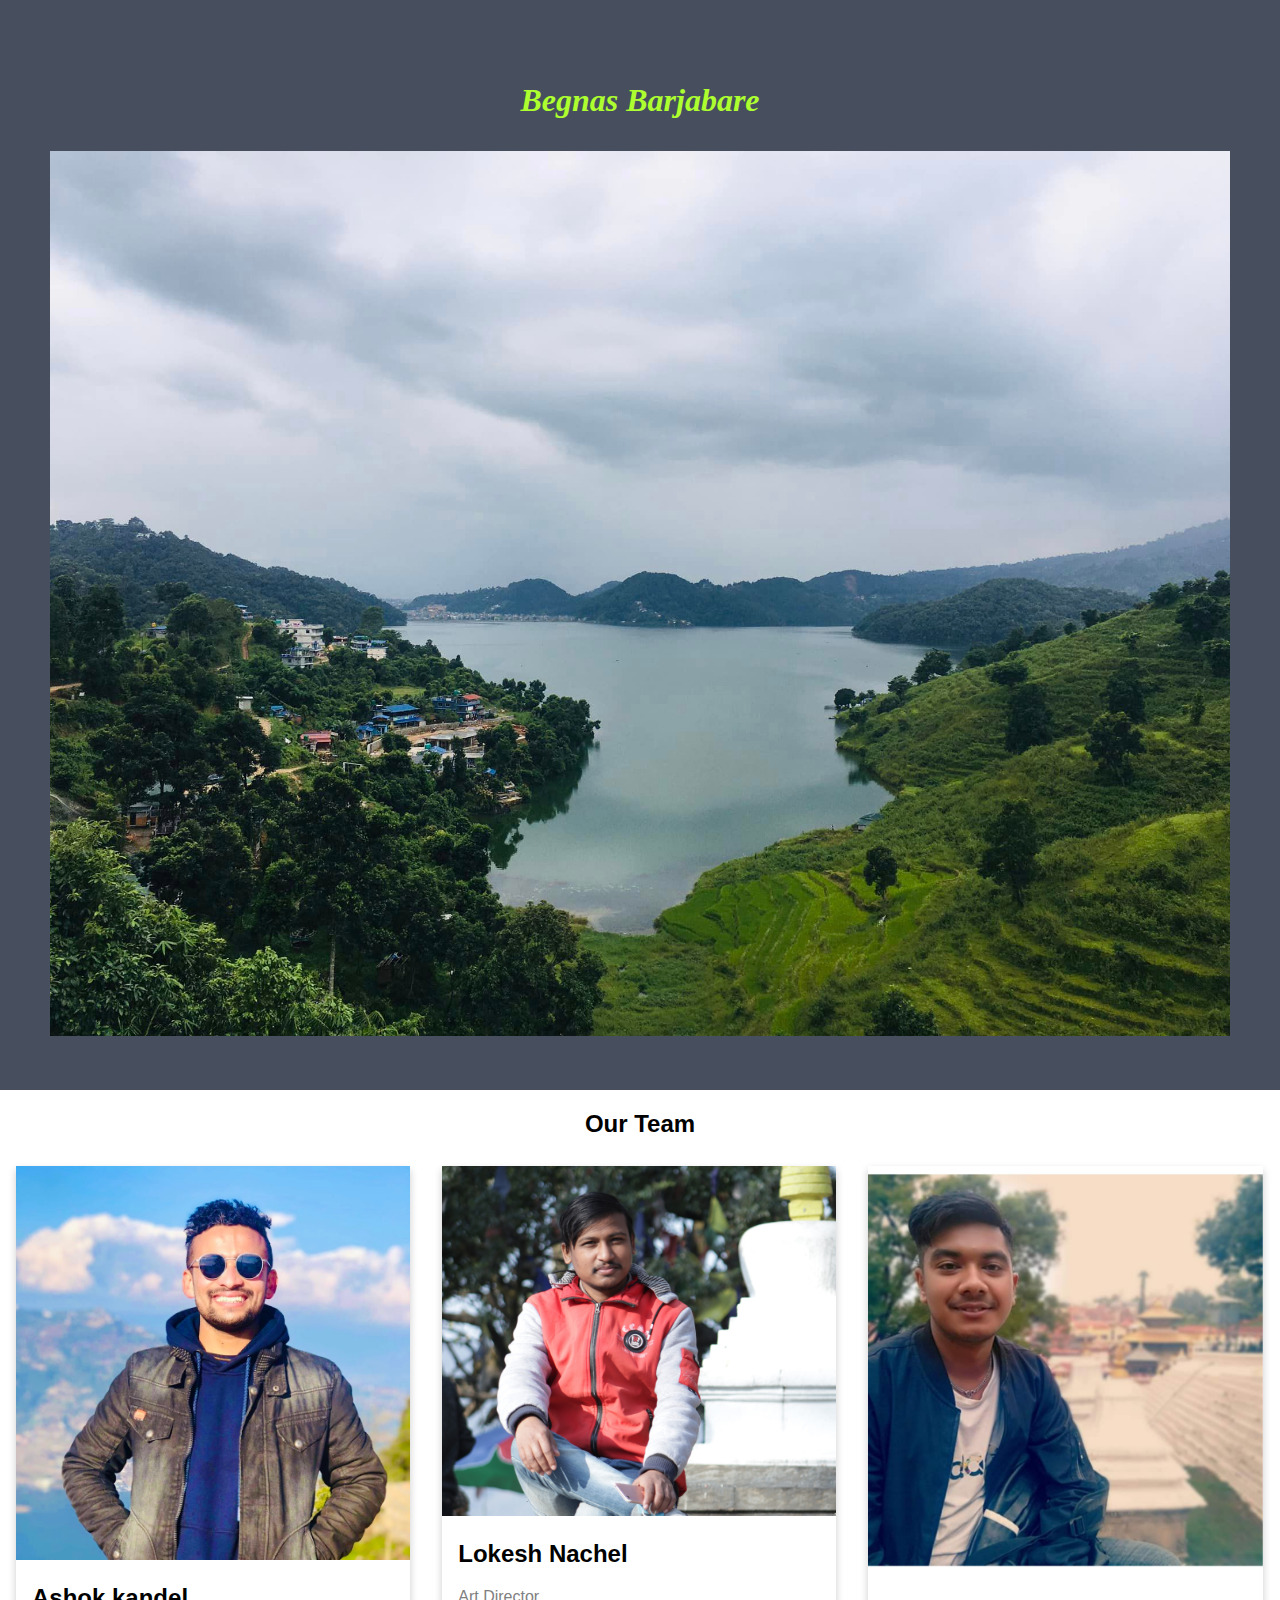
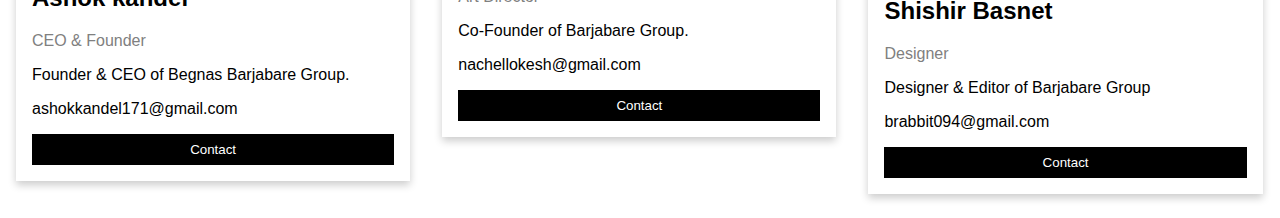
<file: contact.html>
<!DOCTYPE html>
<html>
<head>
<meta name="viewport" content="width=device-width, initial-scale=1">
<style>
body {
  font-family: Arial, Helvetica, sans-serif;
  margin: 0;
}

html {
  box-sizing: border-box;
}

*, *:before, *:after {
  box-sizing: inherit;
}

.column {
  float: left;
  width: 33.3%;
  margin-bottom: 16px;
  padding: 0 8px;
}

.card {
  box-shadow: 0 4px 8px 0 rgba(0, 0, 0, 0.2);
  margin: 8px;
}

.about-section {
  padding: 50px;
  text-align: center;
  background-color: #474e5d;
  color: white;
}

.container {
  padding: 0 16px;
}

.container::after, .row::after {
  content: "";
  clear: both;
  display: table;
}

.title {
  color: grey;
}

.button {
  border: none;
  outline: 0;
  display: inline-block;
  padding: 8px;
  color: white;
  background-color: #000;
  text-align: center;
  cursor: pointer;
  width: 100%;
}

.button:hover {
  background-color: #555;
}

@media screen and (max-width: 650px) {
  .column {
    width: 100%;
    display: block;
  }
}
.about-section p{

    font-family: Arial;
    font-size: xx-large;
    font-style: italic;
    font-family: 'Times New Roman';
    color: greenyellow;
    font-weight: bold;
}
</style>
</head>
<body>

<div class="about-section">
    <p>Begnas Barjabare </p>
    <img src="beg.jpg" alt="begnasbarjabare" width="100%" height="100%">
</div>

<h2 style="text-align:center">Our Team</h2>
<div class="row">
  <div class="column">
    <div class="card">
      <img src="ashok.jpg" alt="Jane" style="width:100%">
      <div class="container">
        <h2>Ashok kandel</h2>
        <p class="title">CEO & Founder</p>
        <p>Founder & CEO of Begnas Barjabare Group.</p>
        <p>ashokkandel171@gmail.com</p>
        <p><button class="button">Contact</button></p>
      </div>
    </div>
  </div>

  <div class="column">
    <div class="card">
      <img src="lok.JPG" alt="Mike" style="width:100%">
      <div class="container">
        <h2>Lokesh Nachel</h2>
        <p class="title">Art Director</p>
        <p>Co-Founder of Barjabare Group.</p>
        <p>nachellokesh@gmail.com</p>
        <p><button class="button">Contact</button></p>
      </div>
    </div>
  </div>
  
  <div class="column">
    <div class="card">
      <img src="shishir.jpg" alt="John" style="width:100%">
      <div class="container">
        <h2>Shishir Basnet</h2>
        <p class="title">Designer</p>
        <p>Designer & Editor of Barjabare Group</p>
        <p>brabbit094@gmail.com</p>
        <p><button class="button">Contact</button></p>
      </div>
    </div>
  </div>
</div>

</body>
</html>
</file>
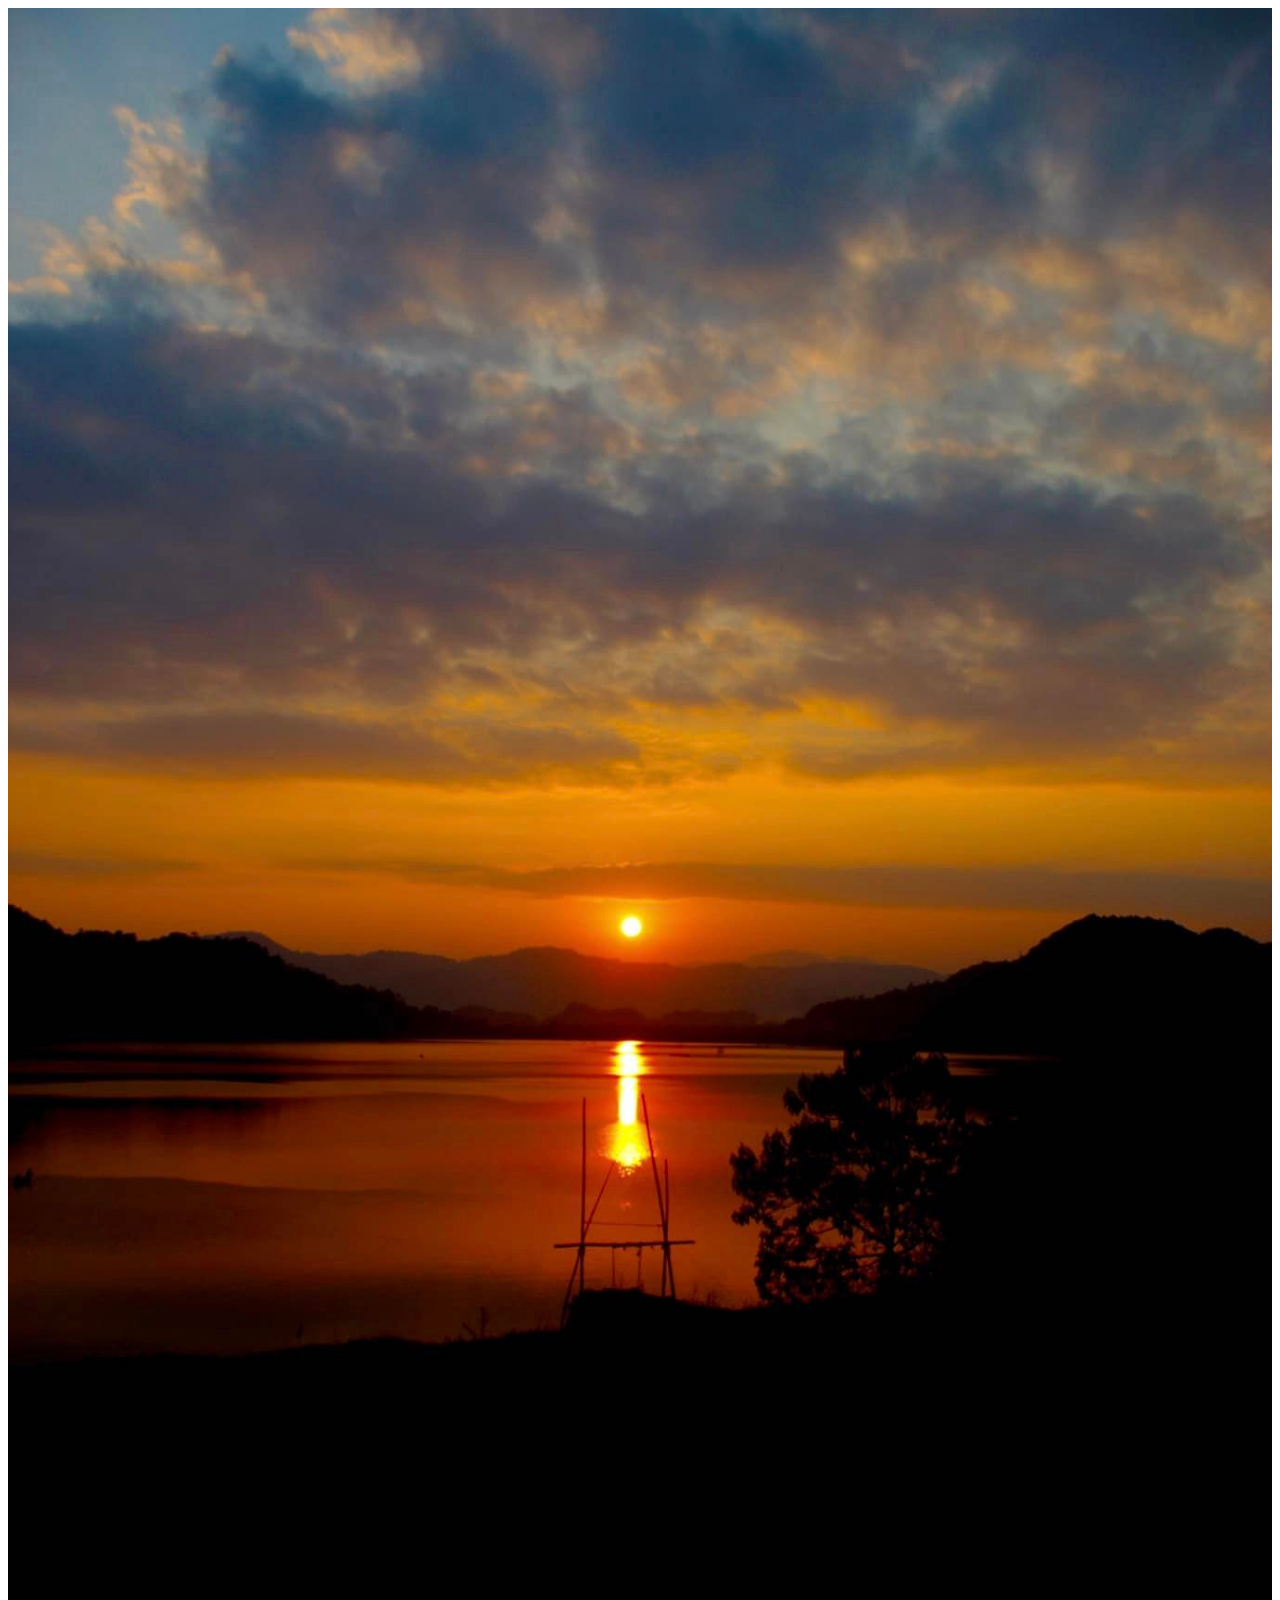
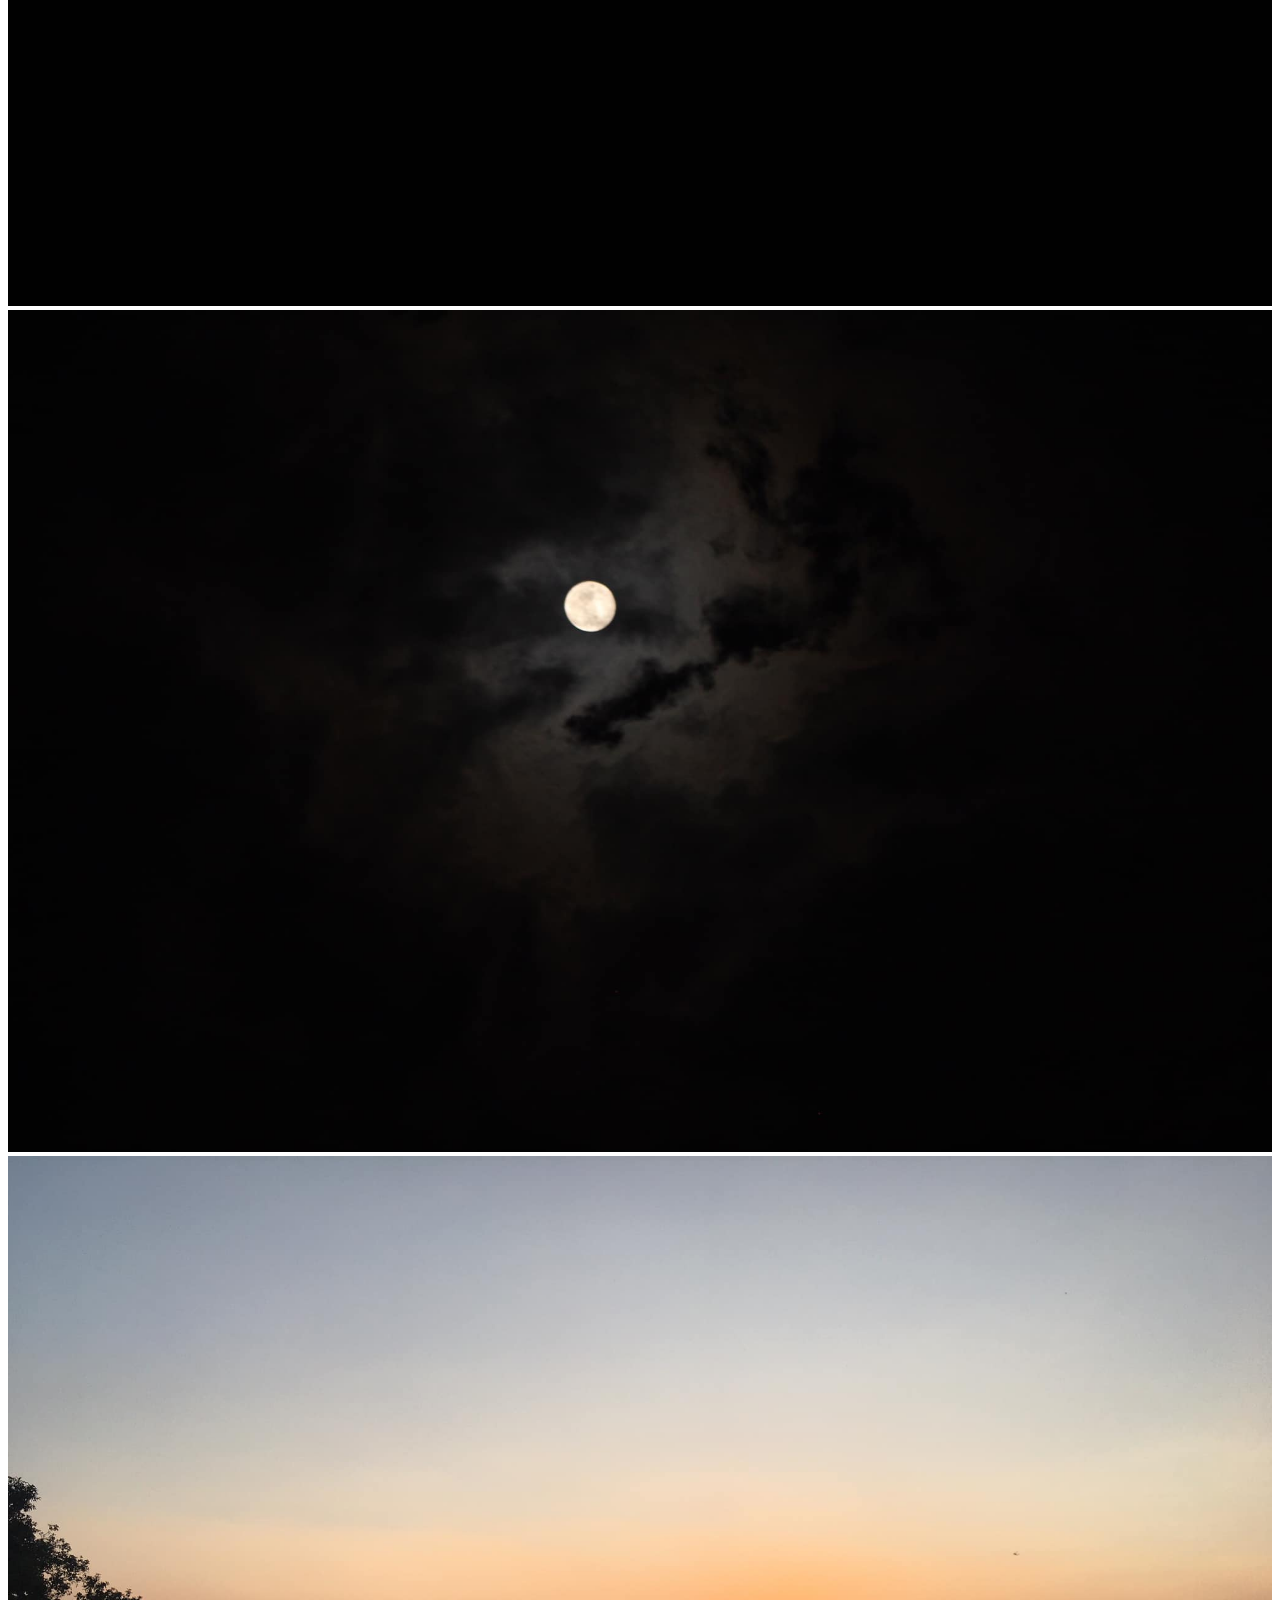
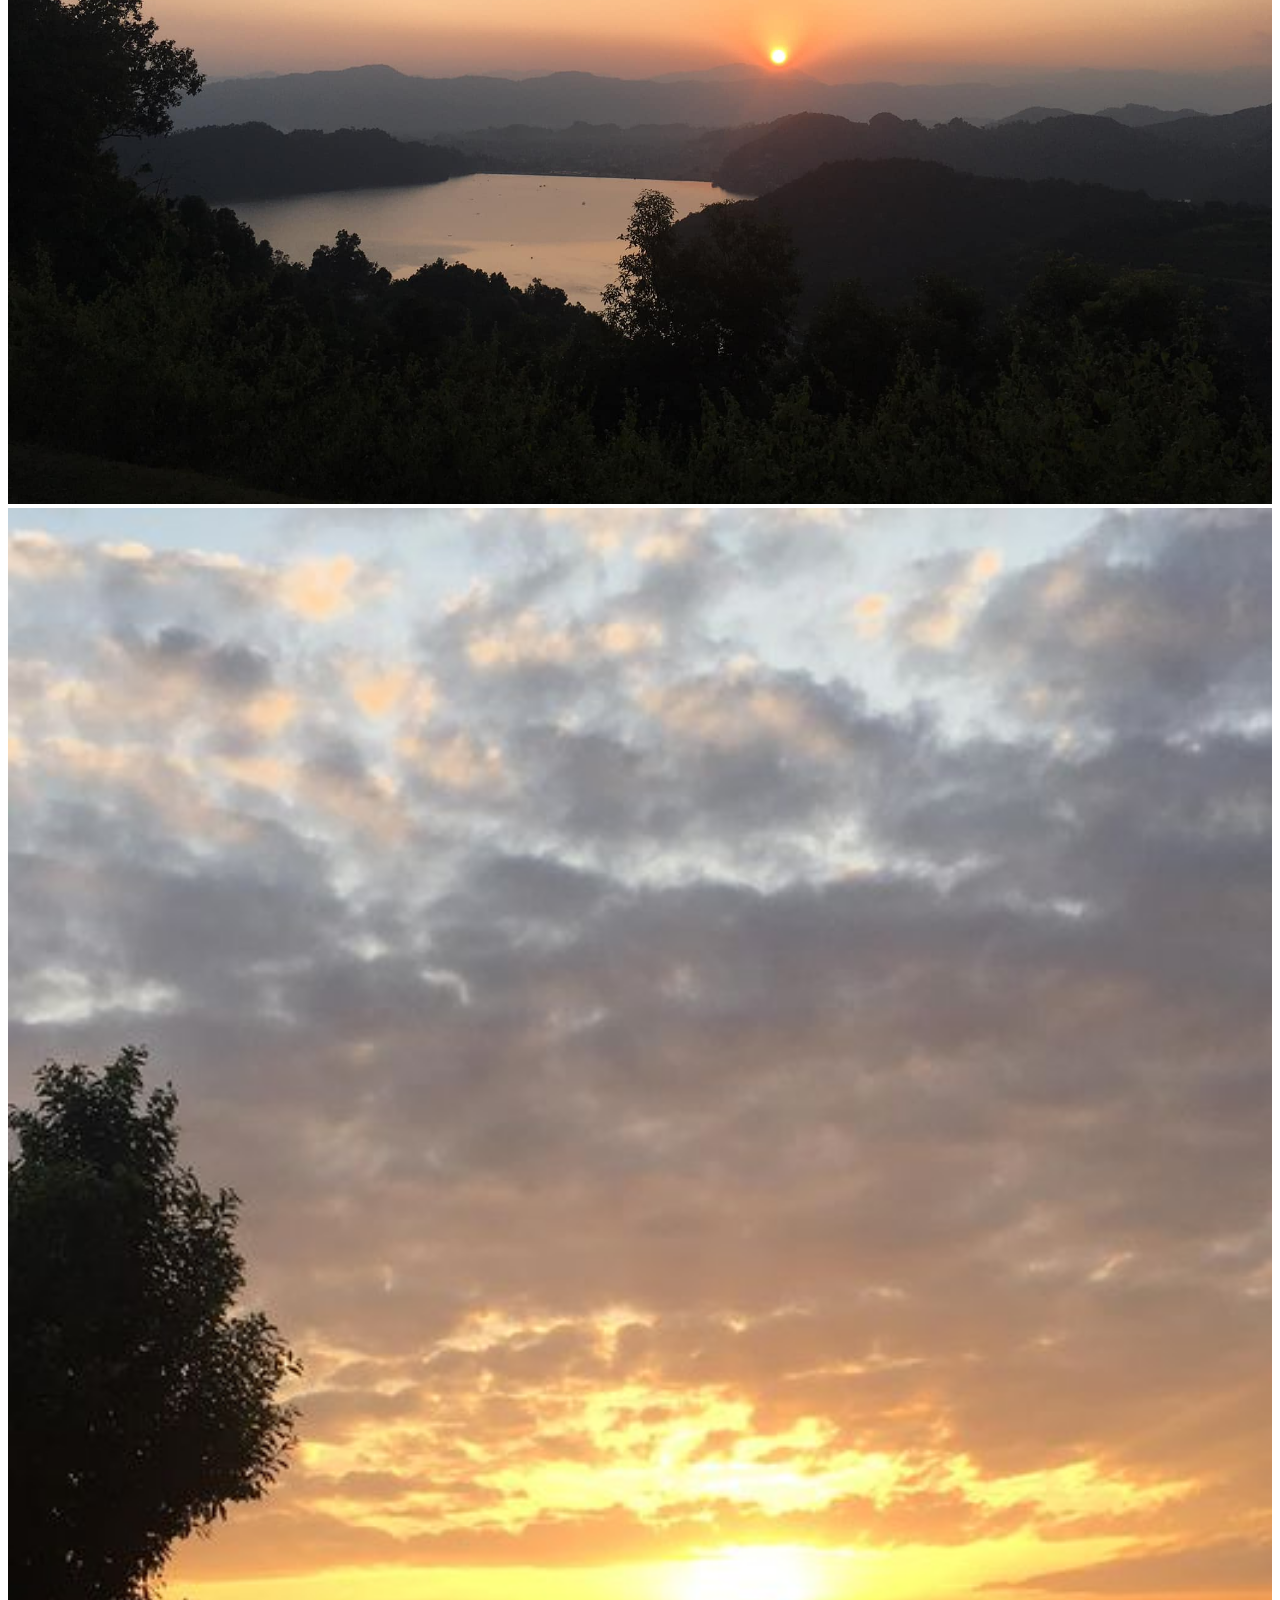
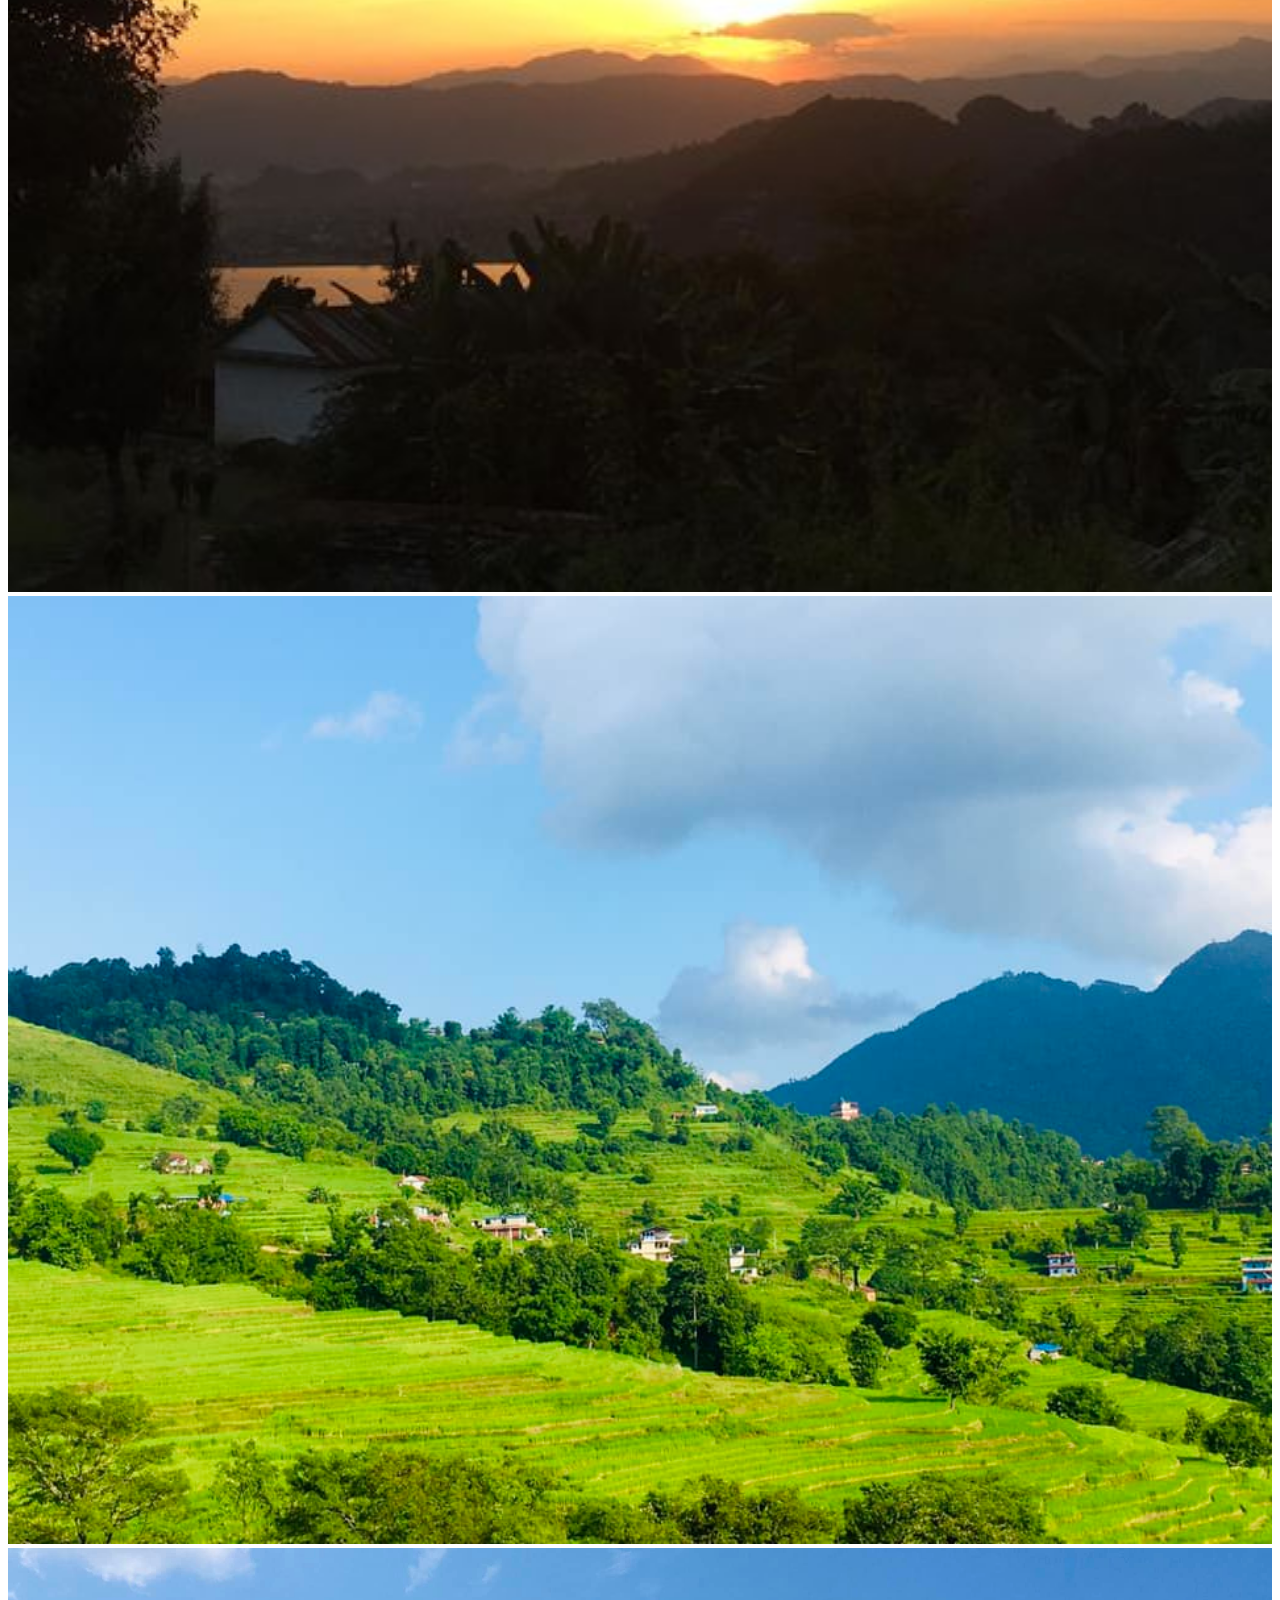
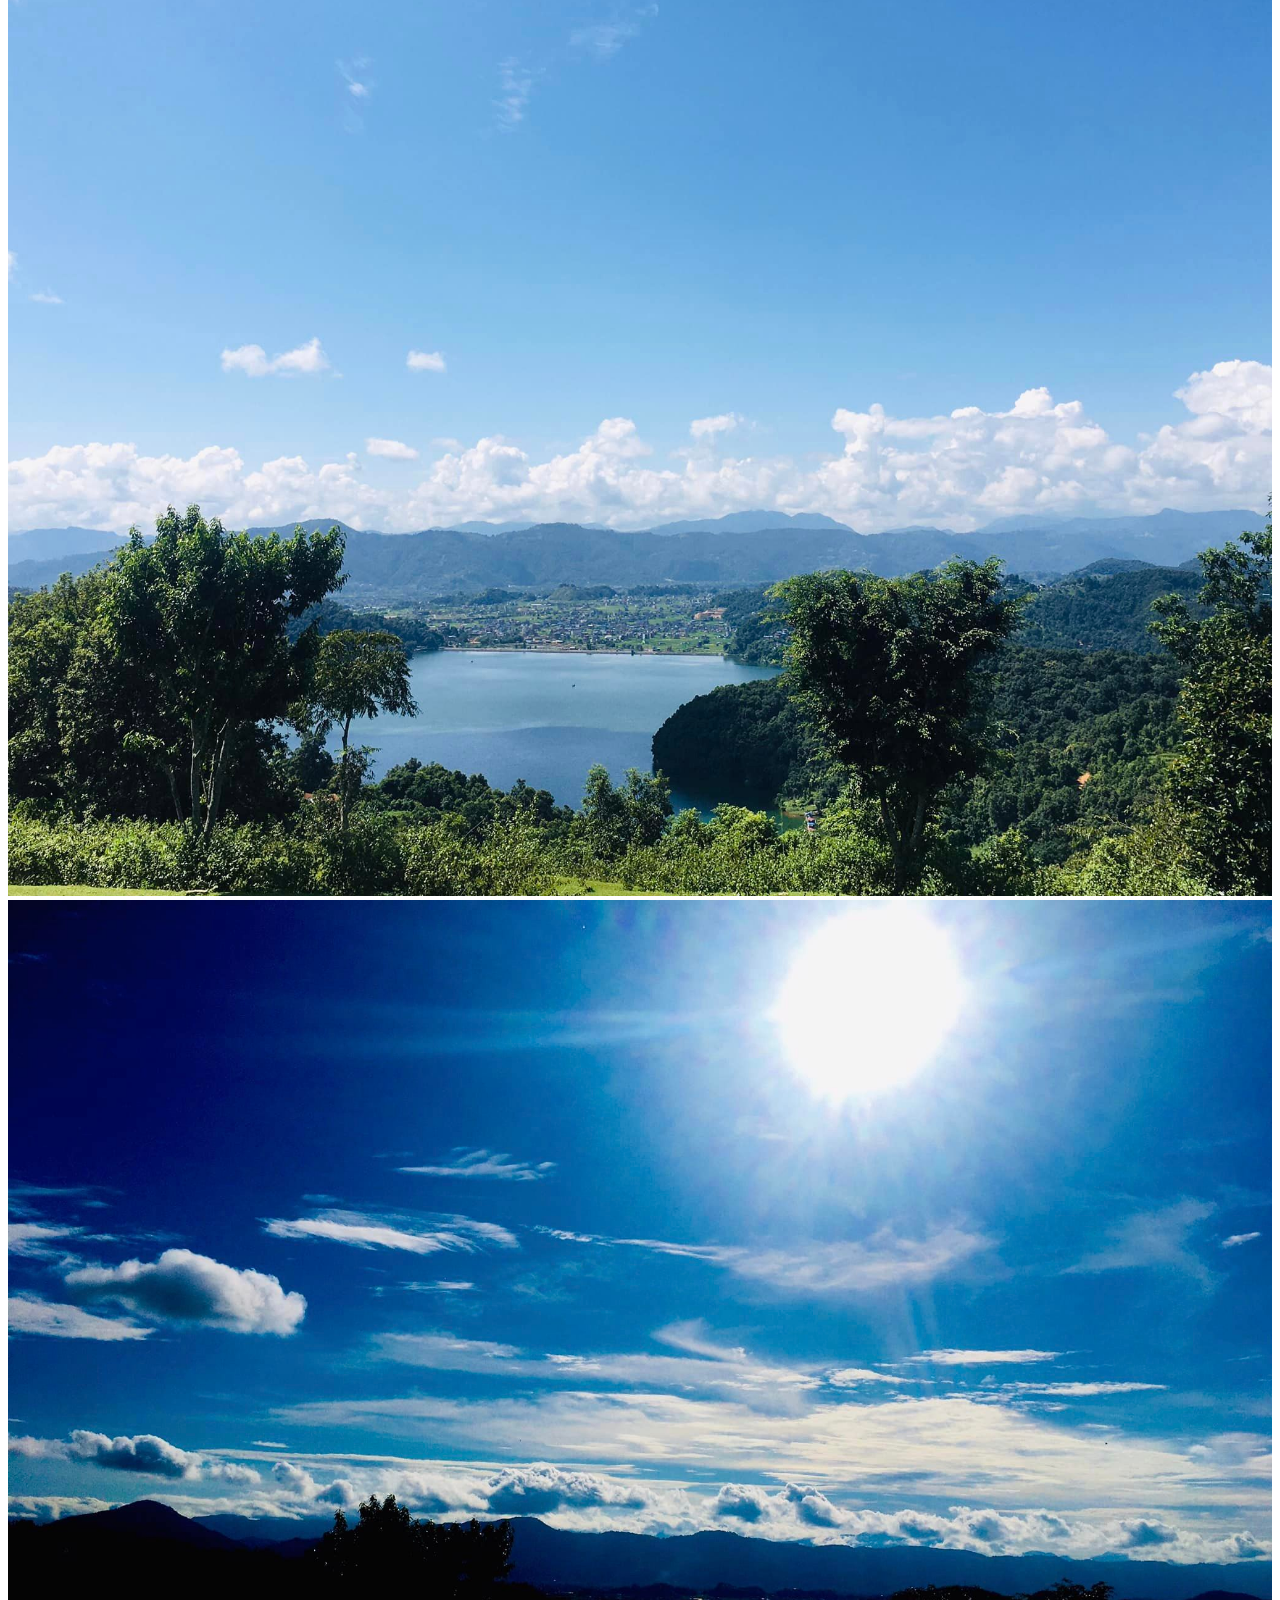
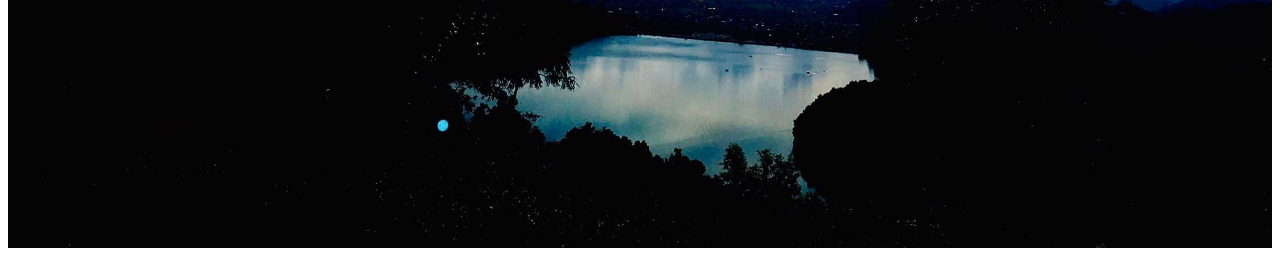
<file: photo.html>
<!DOCTYPE html>
<html >
<head>
   
    <title>PHOTOS</title>
</head>
<body>
        <img src="beg1.jpg" width="100%" height="100%" >

        <img src="beg2.jpg"  width="100%" height="100%">
        
        <img src="beg3.jpg"  width="100%" height="100%">
        
        <img src="beg4.jpg"  width="100%" height="100%" >
        
        <img src="beg5.jpg"  width="100%" height="100%">
        
        <img src="beg6.jpg"  width="100%" height="100%">
        
        <img src="beg7.jpg"  width="100%" height="100%">
        
</body>
</html>
</file>
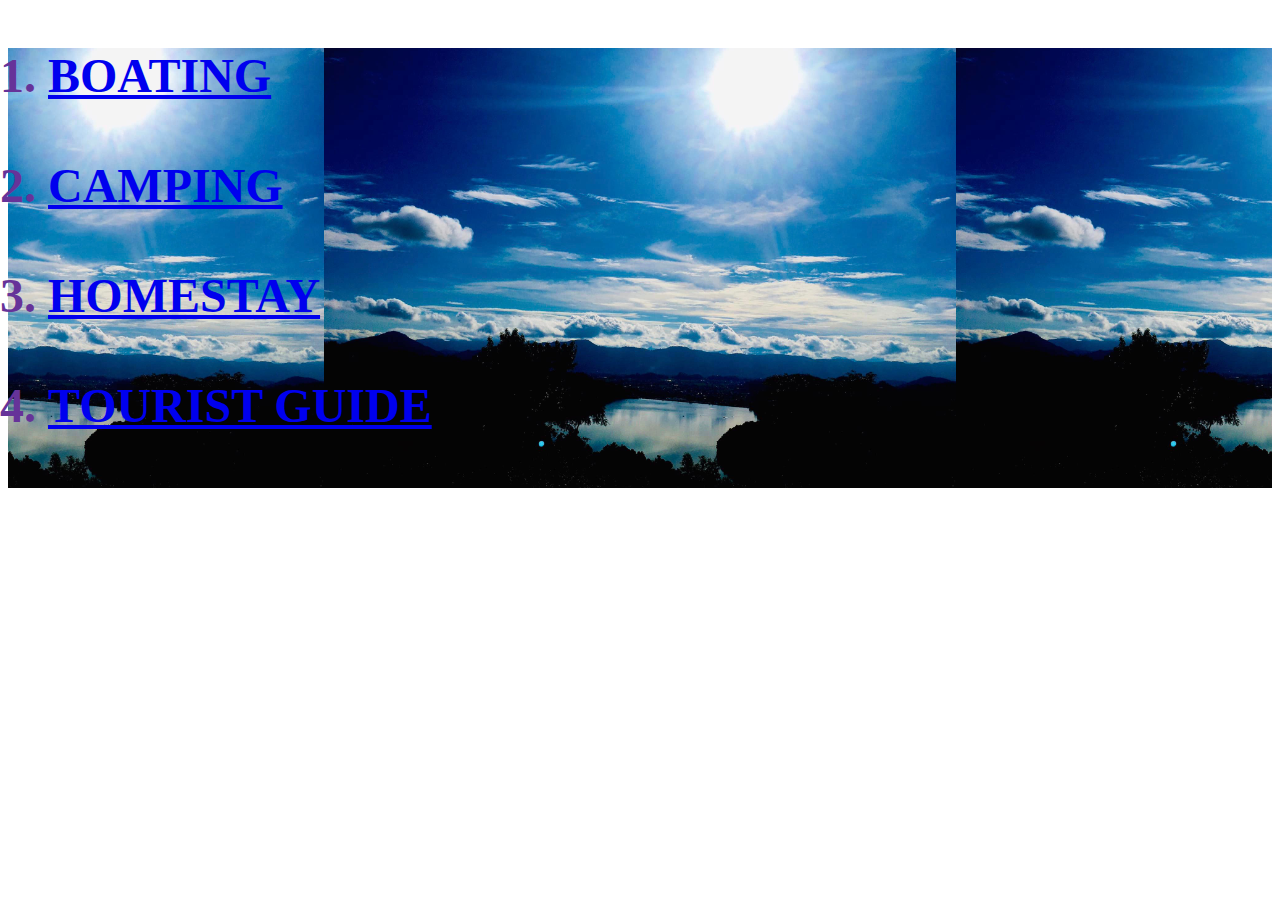
<file: service.html>
<!DOCTYPE html>
<html lang="en">
<head>
    <title>SERVICE</title>
    <style>
        .ser{
            font-size: 300%;
            color:rebeccapurple;
            font-weight: bold;
            background-image: url(beg7.jpg);
            background-size: 50%;
            background-position: center ;
           
        }

    </style>
</head>
<body>
    <div class="ser">
        <ol>
            <li><a href="serform.php">BOATING</a></li> <br>
            <li><a href="serform.php">CAMPING</a></li> <br>
            <li><a href="serform.php">HOMESTAY</a></li> <br>
            <li><a href="serform.php">TOURIST GUIDE</a></li> <br>
        </ol>
    </div>
    

</body>
</html>
</file>
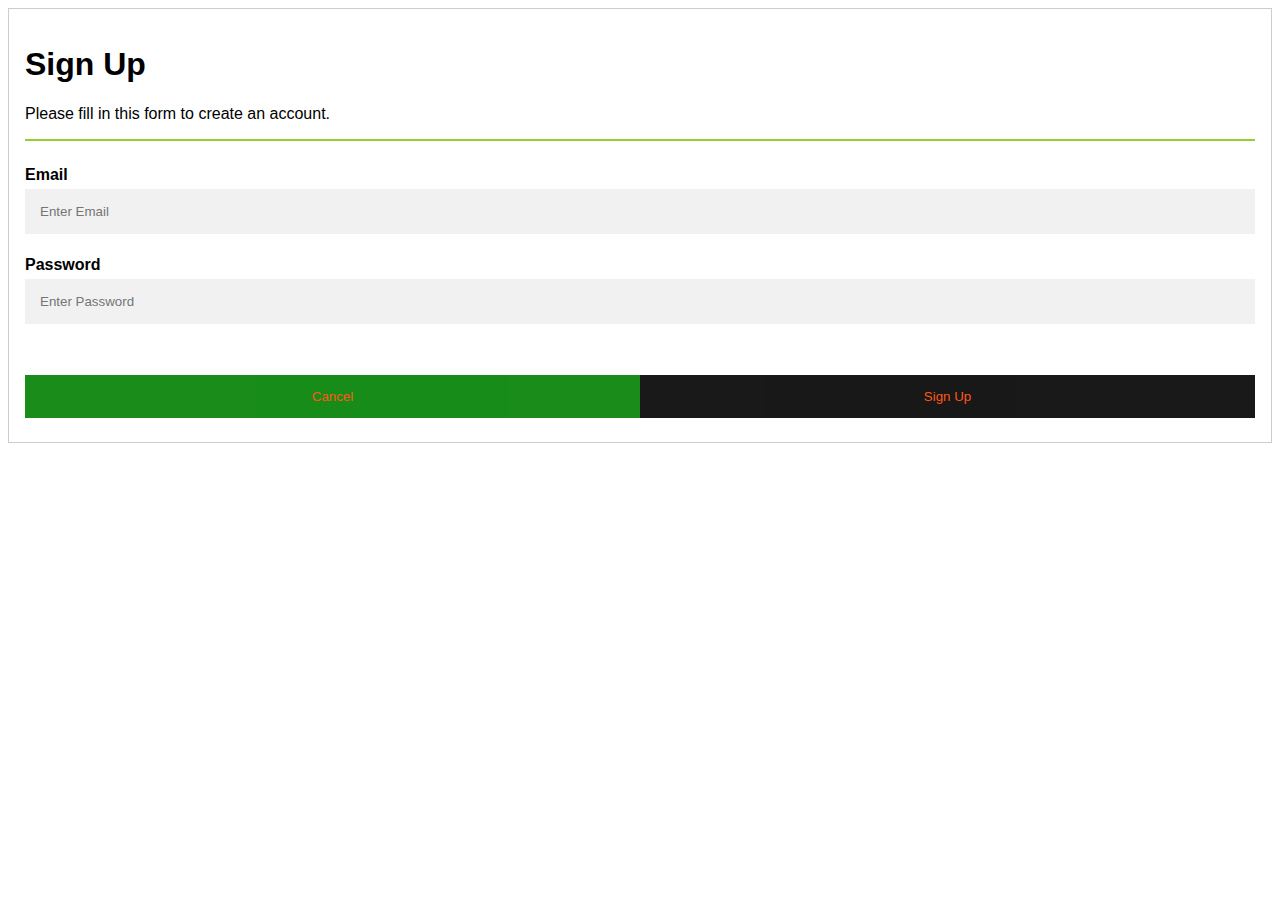
<file: signup.html>
<!DOCTYPE html>
<html>
<style>
body {font-family: Arial, Helvetica, sans-serif;}
* {box-sizing: border-box}

/* Full-width input fields */
input[type=text], input[type=password] {
  width: 100%;
  padding: 15px;
  margin: 5px 0 22px 0;
  display: inline-block;
  border: none;
  background: #f1f1f1;
}

input[type=text]:focus, input[type=password]:focus {
  background-color: #dddddd;
  outline: none;
}

hr {
  border: 1px solid yellowgreen;
  margin-bottom: 25px;
}

/* Set a style for all buttons */
button {
  background-color: black;
  color: orangered;
  padding: 14px 20px;
  margin: 8px 0;
  border: none;
  cursor: pointer;
  width: 100%;
  opacity: 0.9;
}

button:hover {
  opacity:1;
}

/* Extra styles for the cancel button */
.cancelbtn {
  padding: 14px 20px;
  background-color: green;
}

/* Float cancel and signup buttons and add an equal width */
.cancelbtn, .signupbtn {
  float: left;
  width: 50%;
}

/* Add padding to container elements */
.container {
  padding: 16px;
}

/* Clear floats */
.clearfix::after {
  content: "";
  clear: both;
  display: table;
}

/* Change styles for cancel button and signup button on extra small screens */
@media screen and (max-width: 300px) {
  .cancelbtn, .signupbtn {
     width: 100%;
  }
}
</style>
<body>

<form action="/action_page.php" style="border:1px solid #cccccc">
  <div class="container">
    <h1>Sign Up</h1>
    <p>Please fill in this form to create an account.</p>
    <hr>

    <label for="email"><b>Email</b></label>
    <input type="text" placeholder="Enter Email" name="email" required>

    <label for="psw"><b>Password</b></label>
    <input type="Password" placeholder="Enter Password" name="psw" required>

    <div class="clearfix">
      <h1><button type="button" class="cancelbtn">Cancel</button></h1>
      <button type="submit" class="signupbtn">Sign Up</button>
    </div>
  </div>
</form>

</body>
</html>
</file>
